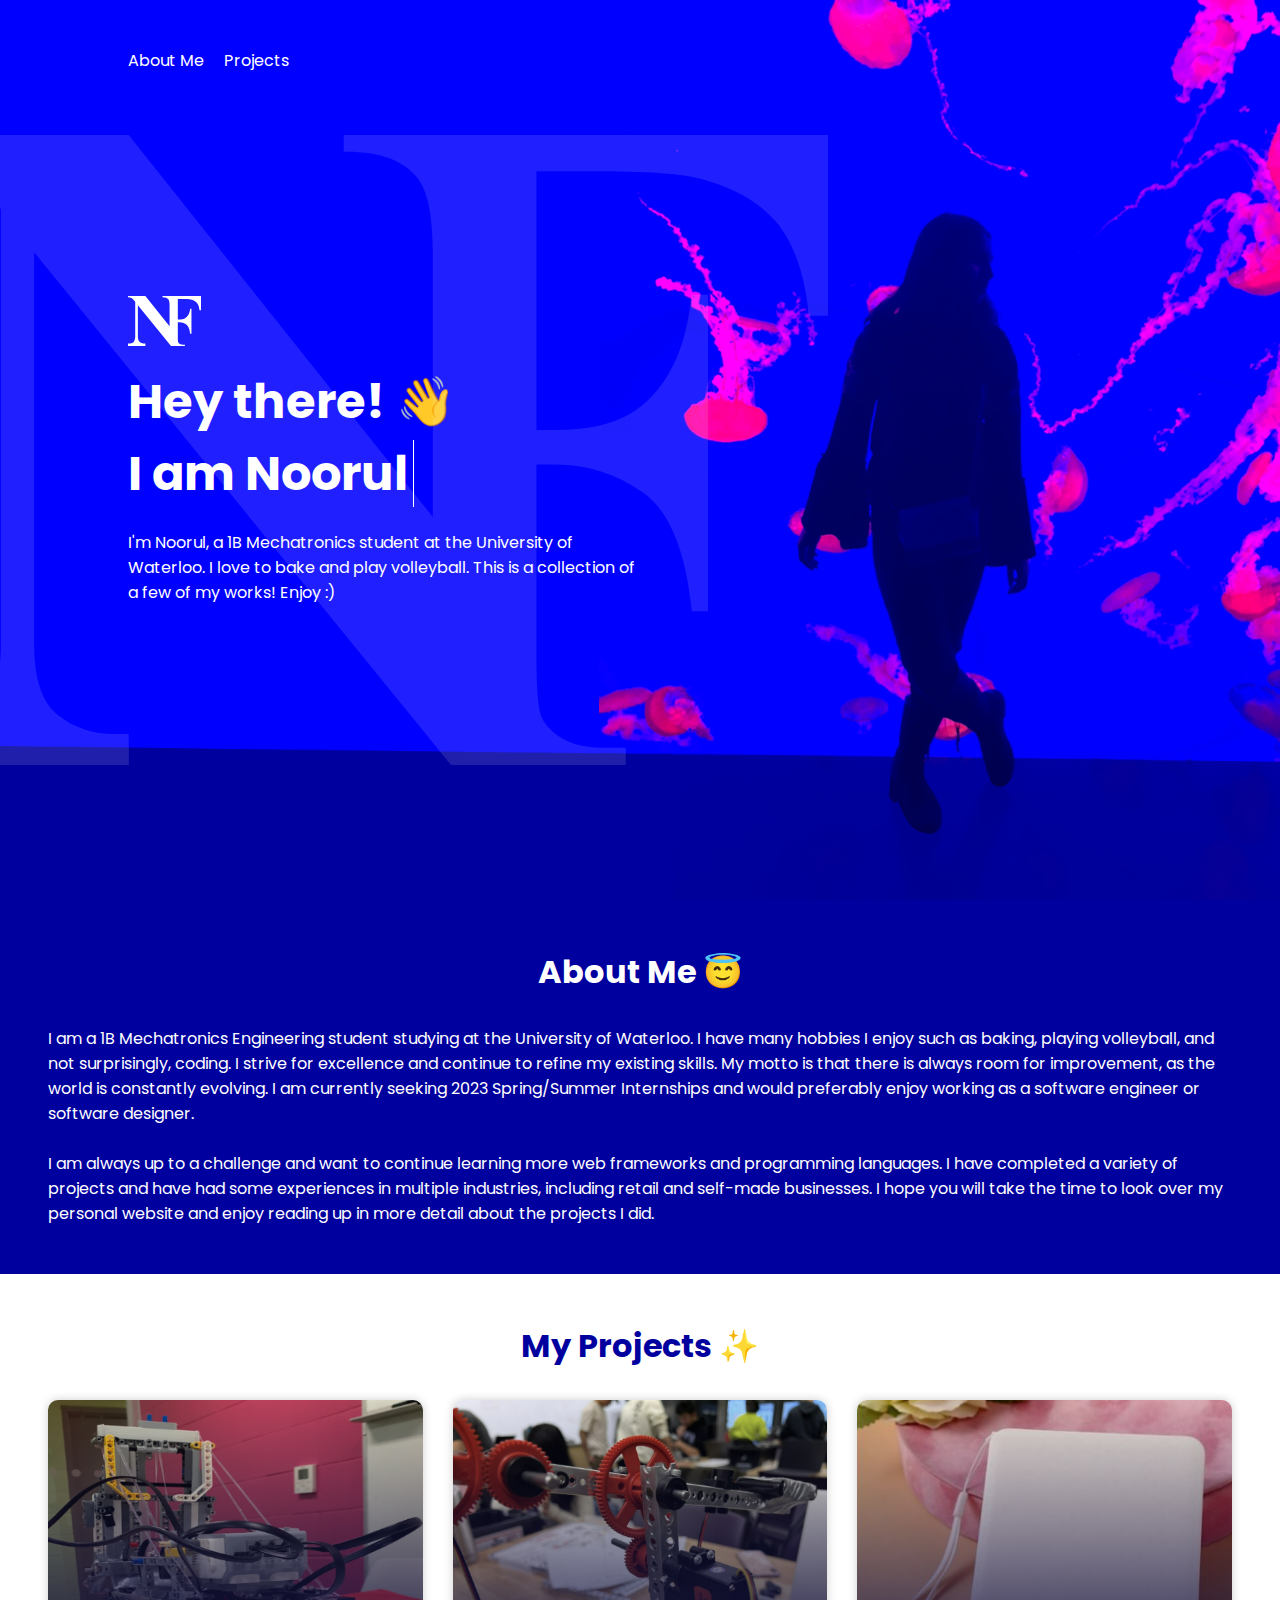
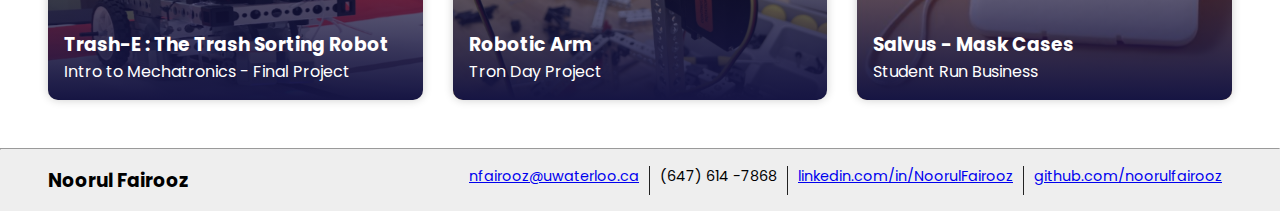
<file: index.html>
<!DOCTYPE html>
<html lang="en">

<head>
    <meta charset="UTF-8">
    <meta http-equiv="X-UA-Compatible" content="IE=edge">
    <meta name="viewport" content="width=device-width, initial-scale=1.0">
    <title>Noorul Fairooz</title>
    <link rel="preconnect" href="https://fonts.googleapis.com">
    <link rel="preconnect" href="https://fonts.gstatic.com" crossorigin>
    <link href="https://fonts.googleapis.com/css2?family=Poppins:wght@200;400;700&display=swap" rel="stylesheet">
    <link rel="stylesheet" href="style.css">
    <link rel="shortcut icon" href="Logo 2.svg" type="image/x-icon">

</head>

<body>
    <section class="header">
        <img src="Logo.svg" alt="Logo" class="logo-watermark">
        <img src="./Header.png" alt="header" class="header-img">
        <div class="nav">
            <a href="#about">About Me</a>
            <a href="#projects">Projects</a>
        </div>
        <div class="header-content">
            <img src="Logo.svg" alt="Logo" class="logo">
            <h1>Hey there! 👋<br> I am <a href="" class="typewrite" data-period="2000"
                    data-type='[ "Noorul Fairooz.", " a Coder.", " an Engineer.", " an optimist." , " an enthusiast." ]'>
                    <span class="wrap"></span></a></h1>
            <p>I'm Noorul, a 1B Mechatronics student at the University of Waterloo. I love to bake and play volleyball. This is
                a collection of a few of my works! Enjoy :)</p>
        </div>
    </section>
    <section id="about">
        <h1>About Me 😇</h1>
        <p>
            I am a 1B Mechatronics Engineering student studying at the University of Waterloo. I have many hobbies I enjoy such as baking, playing volleyball, and not surprisingly, coding. I strive for excellence and continue to refine my existing skills. My motto is that there is always room for improvement, as the world is constantly evolving. I am currently seeking 2023 Spring/Summer Internships and would preferably enjoy working as a software engineer or software designer. 
            <br><br>    
            I am always up to a challenge and want to continue learning more web frameworks and programming languages. I have completed a variety of projects and have had some experiences in multiple industries, including retail and self-made businesses. I hope you will take the time to look over my personal website and enjoy reading up in more detail about the projects I did. 

        </p>
    </section>
    <section class="projects" id="projects">
        <h1>My Projects ✨</h1>
        <div class="project-cards">
            <div class="project project1" onclick="window.location.href = 'Project 1.html'">
                <div class="project-overlay"></div>
                <h3>Trash-E : The Trash Sorting Robot</h3>
                <p>Intro to Mechatronics - Final Project</p>
            </div>
            <div class="project project2" onclick="window.location.href = 'Project 2.html'">
                <div class="project-overlay"></div>
                <h3>Robotic Arm</h3>
                <p>Tron Day Project</p>
            </div>
            <div class="project project3" onclick="window.location.href = 'Project 3.html'">
                <div class="project-overlay"></div>
                <h3>Salvus - Mask Cases</h3>
                <p>Student Run Business</p>
            </div>
        </div>
    </section>
    <hr>
    <section class="footer">
        <h3>Noorul Fairooz</h3>
        <div class="links">
            <a href="mailto:nfairooz@uwaterloo.ca">nfairooz@uwaterloo.ca</a>
            <a>(647) 614 -7868</a>
            <a href="https://linkedin.com/in/NoorulFairooz">linkedin.com/in/NoorulFairooz</a>
            <a href="https://github.com/noorulfairooz" class="last">github.com/noorulfairooz</a>
        </div>
    </section>
    <script>
        var TxtType = function(el, toRotate, period) {
        this.toRotate = toRotate;
        this.el = el;
        this.loopNum = 0;
        this.period = parseInt(period, 10) || 2000;
        this.txt = '';
        this.tick();
        this.isDeleting = false;
    };

    TxtType.prototype.tick = function() {
        var i = this.loopNum % this.toRotate.length;
        var fullTxt = this.toRotate[i];

        if (this.isDeleting) {
        this.txt = fullTxt.substring(0, this.txt.length - 1);
        } else {
        this.txt = fullTxt.substring(0, this.txt.length + 1);
        }

        this.el.innerHTML = '<span class="wrap">'+this.txt+'</span>';

        var that = this;
        var delta = 200 - Math.random() * 100;

        if (this.isDeleting) { delta /= 2; }

        if (!this.isDeleting && this.txt === fullTxt) {
        delta = this.period;
        this.isDeleting = true;
        } else if (this.isDeleting && this.txt === '') {
        this.isDeleting = false;
        this.loopNum++;
        delta = 500;
        }

        setTimeout(function() {
        that.tick();
        }, delta);
    };

    window.onload = function() {
        var elements = document.getElementsByClassName('typewrite');
        for (var i=0; i<elements.length; i++) {
            var toRotate = elements[i].getAttribute('data-type');
            var period = elements[i].getAttribute('data-period');
            if (toRotate) {
              new TxtType(elements[i], JSON.parse(toRotate), period);
            }
        }
        // INJECT CSS
        var css = document.createElement("style");
        css.type = "text/css";
        css.innerHTML = ".typewrite > .wrap { border-right: 0.04em solid #fff; padding-right: 5px;}";
        document.body.appendChild(css);
    };
    </script>
</body>

</html>
</file>
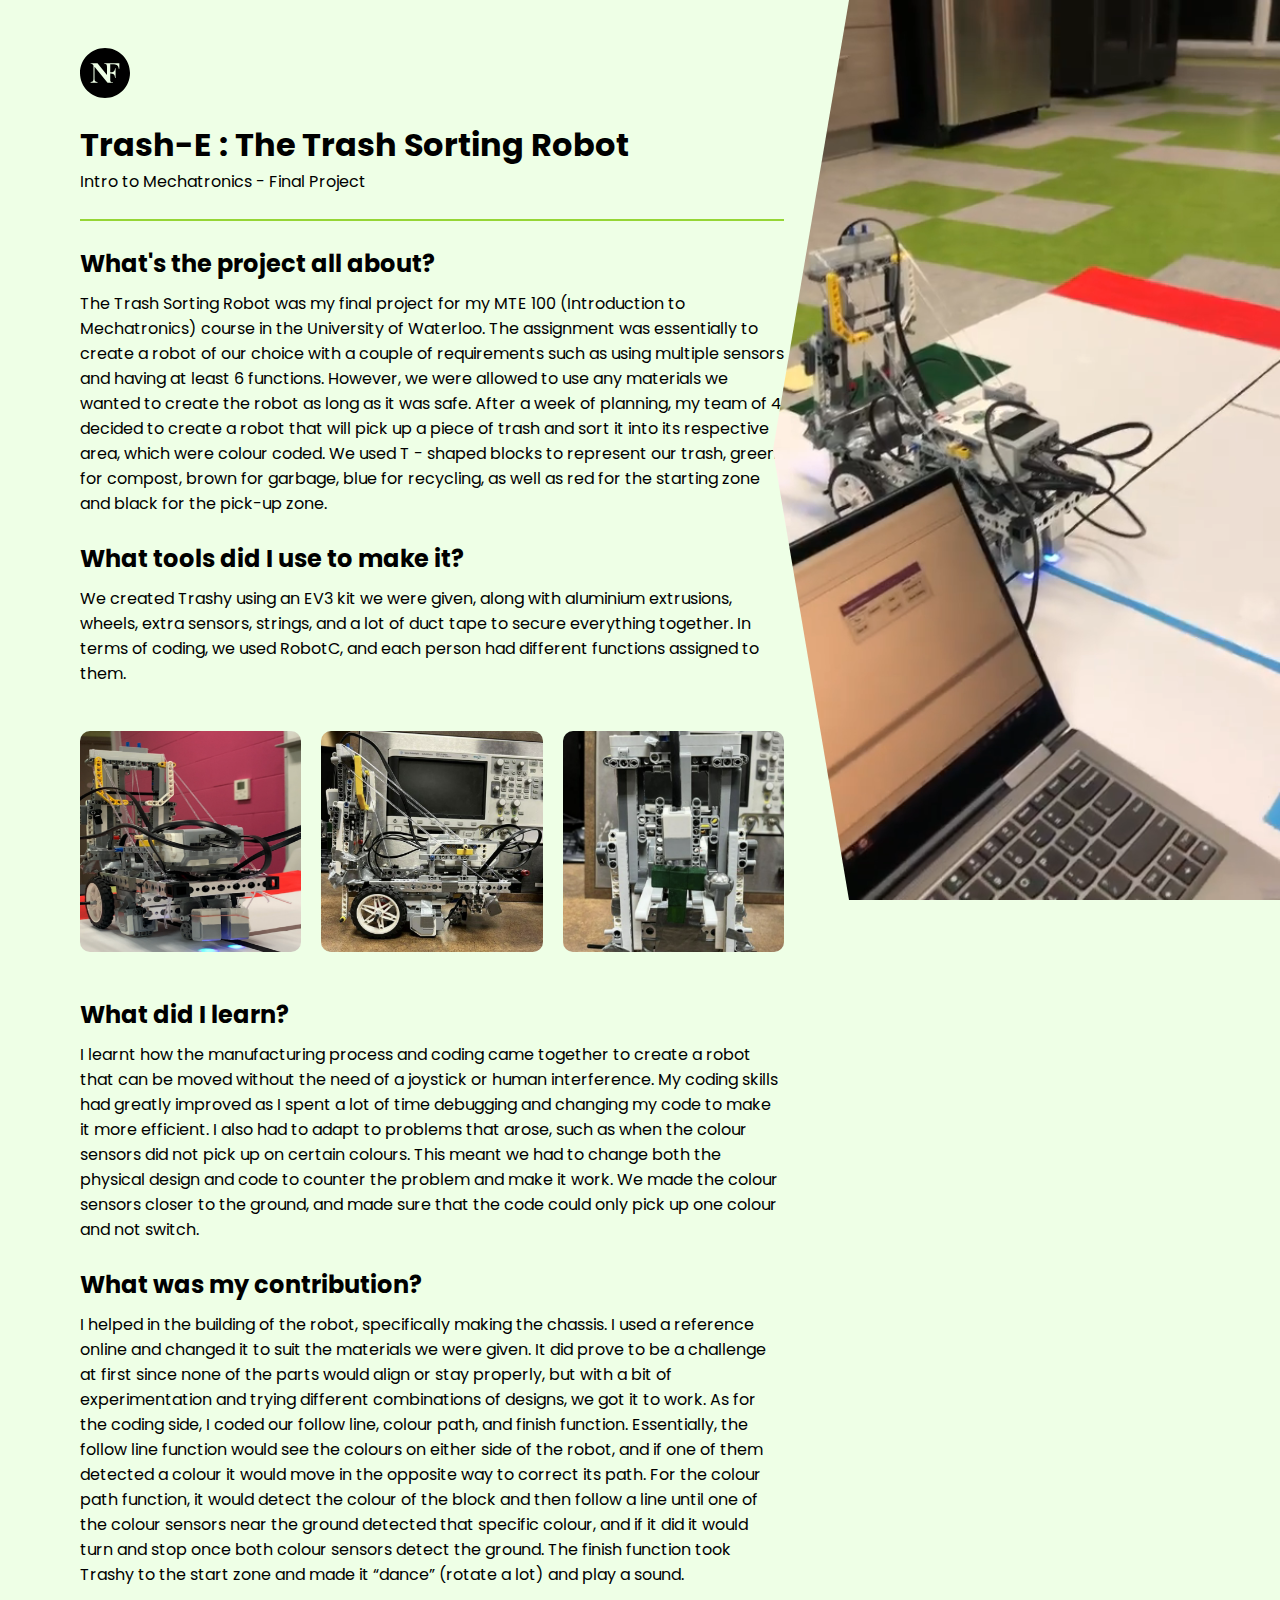
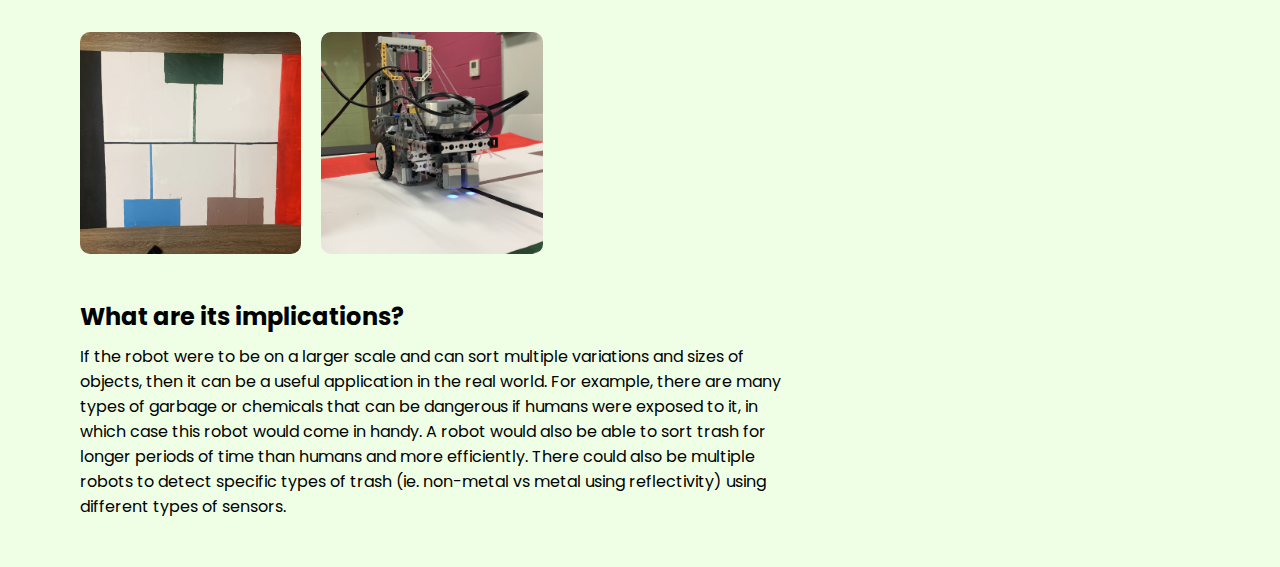
<file: Project 1.html>
<!DOCTYPE html>
<html lang="en">

<head>
    <meta charset="UTF-8">
    <meta http-equiv="X-UA-Compatible" content="IE=edge">
    <meta name="viewport" content="width=device-width, initial-scale=1.0">
    <title>Trash-E : The Trash Sorting Robot</title>
    <link rel="preconnect" href="https://fonts.googleapis.com">
    <link rel="preconnect" href="https://fonts.gstatic.com" crossorigin>
    <link href="https://fonts.googleapis.com/css2?family=Poppins:wght@200;400;700&display=swap" rel="stylesheet">
    <link rel="stylesheet" href="project.css">
    <link rel="shortcut icon" href="Logo 2.svg" type="image/x-icon">
</head>

<body class="green">
    <img src="Logo 2.svg" alt="Go to Home" class="home-logo" onclick="window.location.href = 'index.html'"
        title="Home page">

    <video src="./Project 1.MOV" autoplay muted loop></video>
    <div class="project">
        <br>
        <h1>Trash-E : The Trash Sorting Robot</h1>
        <p>Intro to Mechatronics - Final Project</p><br><hr class="green"><br>
        <div class="project-section">
            <div class="project-text">
                <h2>What's the project all about?</h2>
                <p>The Trash Sorting Robot was my final project for my MTE 100 (Introduction to Mechatronics)
                    course
                    in
                    the University of Waterloo. The assignment was essentially to create a robot of our choice
                    with
                    a
                    couple of requirements such as using multiple sensors and having at least 6 functions.
                    However,
                    we
                    were allowed to use any materials we wanted to create the robot as long as it was safe.
                    After a
                    week
                    of planning, my team of 4 decided to create a robot that will pick up a piece of trash and
                    sort
                    it
                    into its respective area, which were colour coded. We used T - shaped blocks to represent
                    our
                    trash,
                    green for compost, brown for garbage, blue for recycling, as well as red for the starting
                    zone
                    and
                    black for the pick-up zone. </p>
            </div>
        </div>
        <br><div class="project-section">
            <div class="project-text">
                <h2>What tools did I use to make it?</h2>
                <p>We created Trashy using an EV3 kit we were given, along with aluminium extrusions, wheels,
                    extra
                    sensors, strings, and a lot of duct tape to secure everything together. In terms of coding,
                    we
                    used RobotC, and each person had different functions assigned to them.</p>
            </div>
        </div>
        <br>
        <div class="project-selection image-grid three-column">
            <img src="./Project 1.png" alt="">
            <img src="./Project 1 - 2.png" alt="">
            <img src="./Project 1 - 3.png" alt="">
        </div>
        <br><div class="project-section">
            <div class="project-text">
                <h2>What did I learn?</h2>
                <p>I learnt how the manufacturing process and coding came together to create a robot that can be moved
                    without the need of a joystick or human interference. My coding skills had greatly improved as I
                    spent a lot of time debugging and changing my code to make it more efficient. I also had to adapt to
                    problems that arose, such as when the colour sensors did not pick up on certain colours. This meant
                    we had to change both the physical design and code to counter the problem and make it work. We made
                    the colour sensors closer to the ground, and made sure that the code could only pick up one colour
                    and not switch.</p>
            </div>
        </div>
        <br><div class="project-section">
            <div class="project-text">
                <h2>What was my contribution?</h2>
                <p>I helped in the building of the robot, specifically making the chassis. I used a reference online and
                    changed it to suit the materials we were given. It did prove to be a challenge at first since none
                    of the parts would align or stay properly, but with a bit of experimentation and trying different
                    combinations of designs, we got it to work. As for the coding side, I coded our follow line, colour
                    path, and finish function. Essentially, the follow line function would see the colours on either
                    side of the robot, and if one of them detected a colour it would move in the opposite way to correct
                    its path. For the colour path function, it would detect the colour of the block and then follow a
                    line until one of the colour sensors near the ground detected that specific colour, and if it did it
                    would turn and stop once both colour sensors detect the ground. The finish function took Trashy to
                    the start zone and made it “dance” (rotate a lot) and play a sound.</p>
            </div>
        </div>
        <br>
        <div class="project-selection image-grid three-column">
            <img src="./Project 1 - 4.jpeg" alt="">
            <img src="./Project 1 - 5.jpeg" alt="">
        </div>
        <br><div class="project-section">
            <div class="project-text">
                <h2>What are its implications?</h2>
                <p>If the robot were to be on a larger scale and can sort multiple variations and sizes of objects, then
                    it can be a useful application in the real world. For example, there are many types of garbage or
                    chemicals that can be dangerous if humans were exposed to it, in which case this robot would come in
                    handy. A robot would also be able to sort trash for longer periods of time than humans and more
                    efficiently. There could also be multiple robots to detect specific types of trash (ie. non-metal vs
                    metal using reflectivity) using different types of sensors.</p>
            </div>
        </div>
    </div>
</body>

</html>
</file>
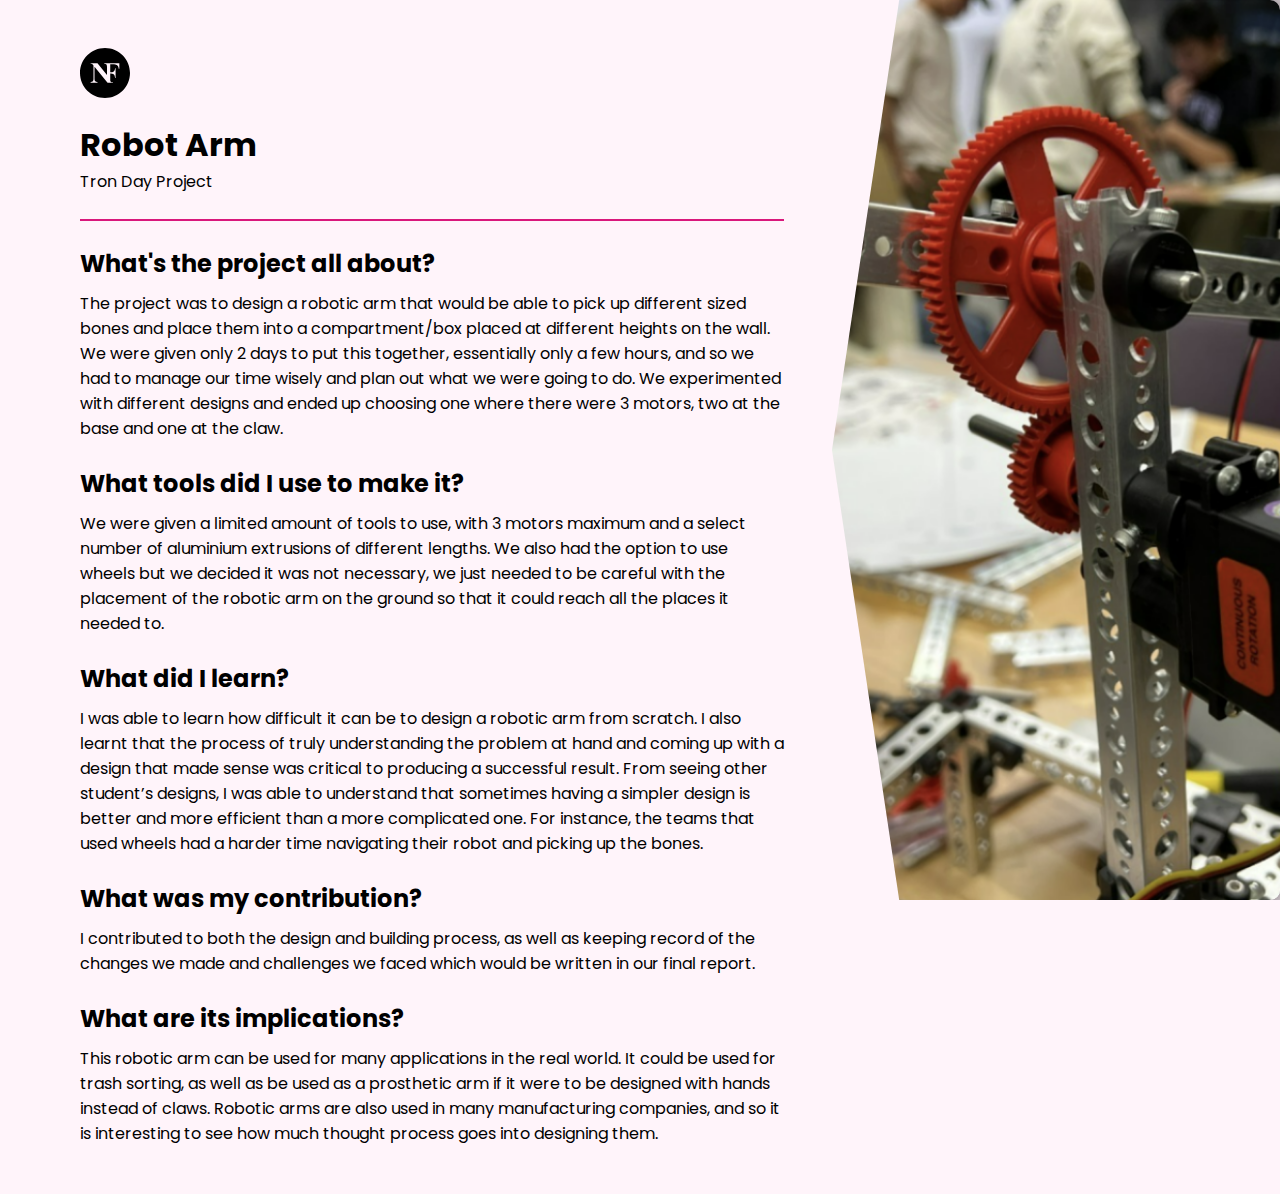
<file: Project 2.html>
<!DOCTYPE html>
<html lang="en">

<head>
    <meta charset="UTF-8">
    <meta http-equiv="X-UA-Compatible" content="IE=edge">
    <meta name="viewport" content="width=device-width, initial-scale=1.0">
    <title>Robot Arm</title>
    <link rel="preconnect" href="https://fonts.googleapis.com">
    <link rel="preconnect" href="https://fonts.gstatic.com" crossorigin>
    <link href="https://fonts.googleapis.com/css2?family=Poppins:wght@200;400;700&display=swap" rel="stylesheet">
    <link rel="stylesheet" href="project.css">
    <link rel="shortcut icon" href="Logo 2.svg" type="image/x-icon">
</head>

<body class="pink">
    <img src="Logo 2.svg" alt="Go to Home" class="home-logo" onclick="window.location.href = 'index.html'"
        title="Home page">
    <img src="./Project 2.png" alt="" class="right">
    <div class="project">
        <br>
        <h1>Robot Arm</h1>
        <p>Tron Day Project</p><br><hr class="pink"><br>
        <div class="project-section">
            <div class="project-text">
                <h2>What's the project all about?</h2>
                <p>
                    The project was to design a robotic arm that would be able to pick up different sized bones and place them into a compartment/box placed at different heights on the wall. We were given only 2 days to put this together, essentially only a few hours, and so we had to manage our time wisely and plan out what we were going to do. We experimented with different designs and ended up choosing one where there were 3 motors, two at the base and one at the claw. 
                    </p>
            </div>
        </div>
        <br><div class="project-section">
            <div class="project-text">
                <h2>What tools did I use to make it?</h2>
                <p>We were given a limited amount of tools to use, with 3 motors maximum and a select number of aluminium extrusions of different lengths. We also had the option to use wheels but we decided it was not necessary, we just needed to be careful with the placement of the robotic arm on the ground so that it could reach all the places it needed to. </p>
            </div>
        </div>
        
        <br><div class="project-section">
            <div class="project-text">
                <h2>What did I learn?</h2>
                <p>I was able to learn how difficult it can be to design a robotic arm from scratch. I also learnt that the process of truly understanding the problem at hand and coming up with a design that made sense was critical to producing a successful result. From seeing other student’s designs, I was able to understand that sometimes having a simpler design is better and more efficient than a more complicated one. For instance, the teams that used wheels had a harder time navigating their robot and picking up the bones. </p>
            </div>
        </div>
        <br><div class="project-section">
            <div class="project-text">
                <h2>What was my contribution?</h2>
                <p>I contributed to both the design and building process, as well as keeping record of the changes we made and challenges we faced which would be written in our final report.</p>
            </div>
        </div>

        <br><div class="project-section">
            <div class="project-text">
                <h2>What are its implications?</h2>
                <p>This robotic arm can be used for many applications in the real world. It could be used for trash sorting, as well as be used as a prosthetic arm if it were to be designed with hands instead of claws. Robotic arms are also used in many manufacturing companies, and so it is interesting to see how much thought process goes into designing them.</p>
            </div>
        </div>
    </div>
</body>

</html>
</file>
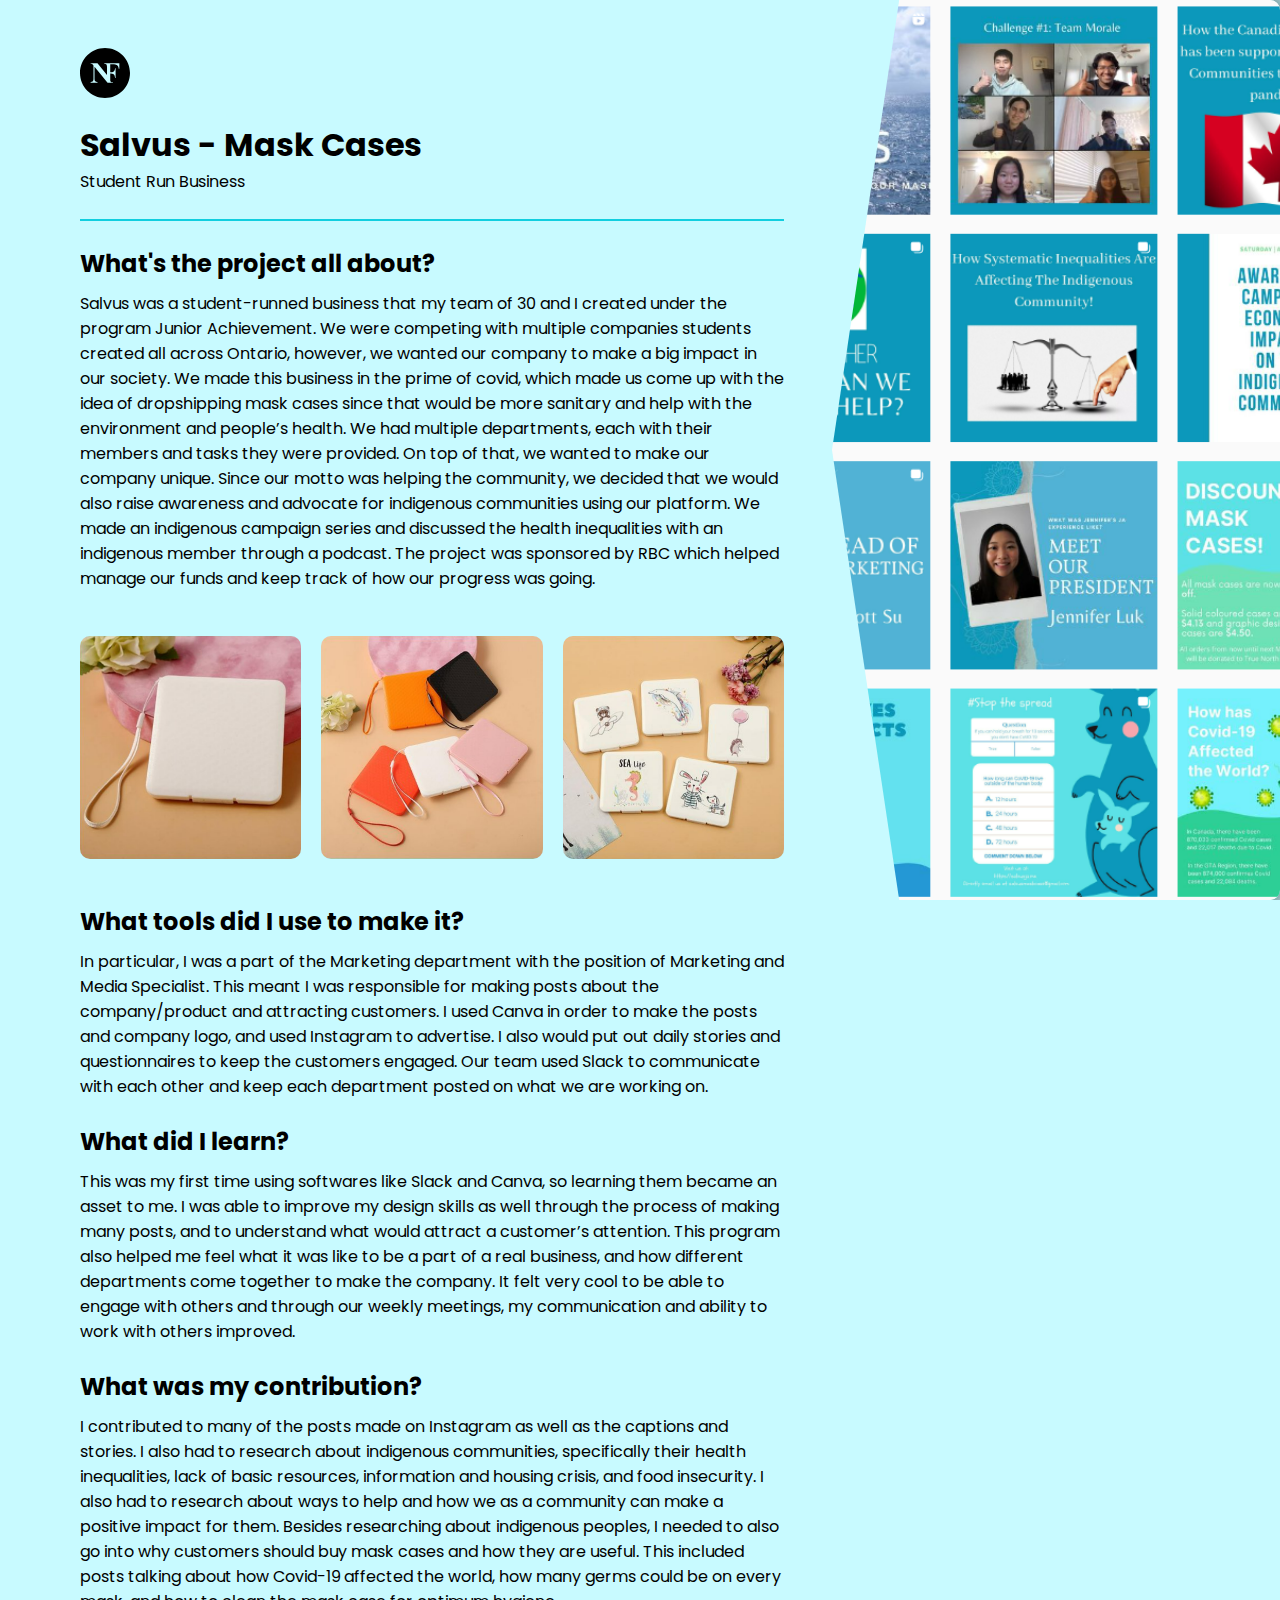
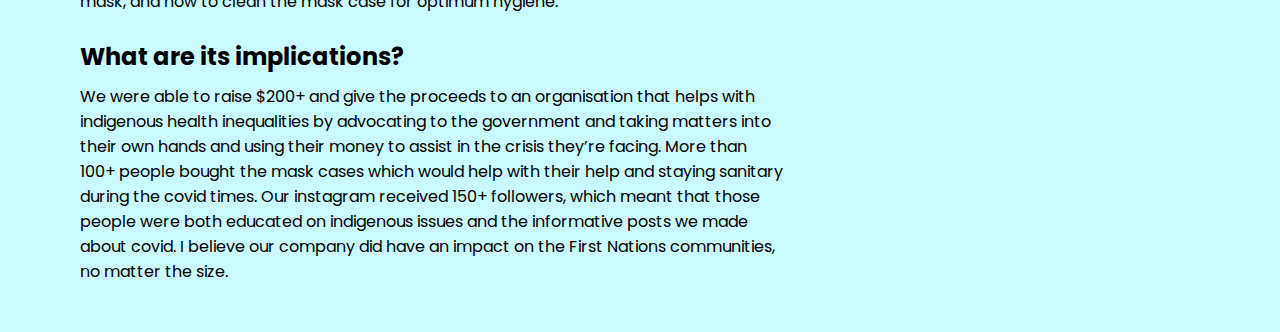
<file: Project 3.html>
<!DOCTYPE html>
<html lang="en">

<head>
    <meta charset="UTF-8">
    <meta http-equiv="X-UA-Compatible" content="IE=edge">
    <meta name="viewport" content="width=device-width, initial-scale=1.0">
    <title>Robot Arm</title>
    <link rel="preconnect" href="https://fonts.googleapis.com">
    <link rel="preconnect" href="https://fonts.gstatic.com" crossorigin>
    <link href="https://fonts.googleapis.com/css2?family=Poppins:wght@200;400;700&display=swap" rel="stylesheet">
    <link rel="stylesheet" href="project.css">
    <link rel="shortcut icon" href="Logo 2.svg" type="image/x-icon">
</head>

<body class="blue">
    <img src="Logo 2.svg" alt="Go to Home" class="home-logo" onclick="window.location.href = 'index.html'"
        title="Home page">
    <img src="./Project 3 - 2.png" alt="" class="right">
    <div class="project">
        <br>
        <h1>
            Salvus - Mask Cases</h1>
        <p>Student Run Business</p><br><hr class="blue"><br>
        <div class="project-section">
            <div class="project-text">
                <h2>What's the project all about?</h2>
                <p>Salvus was a student-runned business that my team of 30 and I created under the program Junior Achievement. We were competing with multiple companies students created all across Ontario, however, we wanted our company to make a big impact in our society. We made this business in the prime of covid, which made us come up with the idea of dropshipping mask cases since that would be more sanitary and help with the environment and people’s health. We had multiple departments, each with their members and tasks they were provided.  On top of that, we wanted to make our company unique. Since our motto was helping the community, we decided that we would also raise awareness and advocate for indigenous communities using our platform. We made an indigenous campaign series and discussed the health inequalities with an indigenous member through a podcast. The project was sponsored by RBC which helped manage our funds and keep track of how our progress was going.</p>
            </div>
        </div>
        <br>
        <div class="project-selection image-grid three-column">
            <img src="./Project 3.png" alt="">
            <img src="./Project 3 - 3.png" alt="">
            <img src="./Project 3 - 4.png" alt="">
        </div>
        <br><div class="project-section">
            <div class="project-text">
                <h2>What tools did I use to make it?</h2>
                <p>In particular, I was a part of the Marketing department with the position of Marketing and Media Specialist. This meant I was responsible for making posts about the company/product and attracting customers. I used Canva in order to make the posts and company logo, and used Instagram to advertise. I also would put out daily stories and questionnaires to keep the customers engaged. Our team used Slack to communicate with each other and keep each department posted on what we are working on. </p>
            </div>
        </div>
        <br><div class="project-section">
            <div class="project-text">
                <h2>What did I learn?</h2>
                <p>This was my first time using softwares like Slack and Canva, so learning them became an asset to me. I was able to improve my design skills as well through the process of making many posts, and to understand what would attract a customer’s attention. This program also helped me feel what it was like to be a part of a real business, and how different departments come together to make the company. It felt very cool to be able to engage with others and through our weekly meetings, my communication and ability to work with others improved.</p>
            </div>
        </div>
        <br><div class="project-section">
            <div class="project-text">
                <h2>What was my contribution?</h2>
                <p>I contributed to many of the posts made on Instagram as well as the captions and stories. I also had to research about indigenous communities, specifically their health inequalities, lack of basic resources, information and housing crisis, and food insecurity. I also had to research about ways to help and how we as a community can make a positive impact for them. Besides researching about indigenous peoples, I needed to also go into why customers should buy mask cases and how they are useful. This included posts talking about how Covid-19 affected the world, how many germs could be on every mask, and how to clean the mask case for optimum hygiene.</p>
            </div>
        </div>

        <br><div class="project-section">
            <div class="project-text">
                <h2>What are its implications?</h2>
                <p>We were able to raise $200+ and give the proceeds to an organisation that helps with indigenous health inequalities by advocating to the government and taking matters into their own hands and using their money to assist in the crisis they’re facing. More than 100+ people bought the mask cases which would help with their help and staying sanitary during the covid times. Our instagram received 150+ followers, which meant that those people were both educated on indigenous issues and the informative posts we made about covid. I believe our company did have an impact on the First Nations communities, no matter the size.</p>
            </div>
        </div>
    </div>
</body>

</html>
</file>
<file: style.css>
* {
    margin: 0;
    padding: 0;
    box-sizing: border-box;
    transition: 0.3s;
    font-family: 'Poppins', sans-serif;
}

*, html {
    scroll-behavior: smooth !important;
}

html{
    overflow-x: hidden;
}

.logo-watermark{
    position: absolute;
    height: 70vh;
    left: -7%;
    top: 15%;
    z-index: 0;
    opacity: 12%;
}

.logo{
    height: 50px;
    width: fit-content;
}

.header-content {
    padding: 8rem;
    color: white;
    display: flex;
    flex-direction: column;
    justify-content: center;
    align-items: left;
    height: 100%;
    gap: 20px;
}

.header-content > p{
    width: 50%;
}

.nav{
    position: absolute;
    top: 3rem;
    left: 8rem;
}

.nav > a{
    text-decoration: none;
    color: white;
    margin-right: 1rem;
}

section h1{
    font-size: 2rem;
}

.header {
    position: relative;
    height: 100vh;
}

.header h1 {
    font-size: 3rem;
}

.header-img {
    height: 100vh;
    width: 100%;
    object-fit: cover;
    object-position: right;
    position: absolute;
    z-index: -1;
}

#about {
    background: #00009F;
    color: white;
    padding: 3rem;
}

#about>h1 {
    text-align: center;
    font-size: 2rem;
    margin-bottom: 30px;
}

.projects {
    background: #fff;
    color: #00009F;
    padding: 3rem;
}

.projects>h1 {
    text-align: center;
    font-size: 2rem;
    margin-bottom: 30px;
}

.project-cards {
    display: grid;
    grid-template-columns: 1fr 1fr 1fr;
    grid-gap: 30px;
}

.project1 {
    background: url("./Project\ 1.png");
}

.project2 {
    background: url("./Project\ 2.png");
}

.project3 {
    background: url("./Project\ 3.png");
}

.project {
    height: 300px;
    color: white;
    padding: 1rem;
    display: flex;
    flex-direction: column;
    align-items: right;
    justify-content: end;
    border-radius: 10px;
    position: relative;
    overflow: hidden;
    box-shadow: #00000033 0 0 10px;
    background-position: center;
    background-size: cover;
    cursor: pointer;
}

.project>* {
    z-index: 1;
}

.project:hover {
    transform: scale(1.1);
}

.project-overlay {
    background: linear-gradient(0deg, #161543, #ffffff00);
    height: 100%;
    width: 100%;
    position: absolute;
    top: 0;
    left: 0;
    z-index: 0;

}

.typewrite{
    text-decoration: none;
    color: #fff;
}

.footer{
    padding: 1rem 3rem;
    display: flex;
    justify-content: space-between;
    background-color: #eee;
}

.footer .links {
    display: flex;
}

.footer .links a{
    font-size: 90%;
    padding: 0 10px;
    border-right: 1px solid #222;
    margin: 0;
}

.footer .links a.last{
    border: none;
}
</file>
<file: project.css>
* {
    margin: 0;
    padding: 0;
    box-sizing: border-box;
    transition: 0.3s;
    font-family: 'Poppins', sans-serif;
}

*, html {
    scroll-behavior: smooth !important;
}

body{
    padding: 3rem 5rem;
}

body.green{
    background-color: rgb(238, 255, 230);
}

hr{
    border: none;
}

hr.green{
    border-top: 2px solid rgb(149, 214, 53);
}

body.pink{
    background-color: rgb(255, 244, 250);
}

hr.pink{
    border-top: 2px solid rgb(217, 23, 123);
}
body.blue{
    background-color: #c8faff;
}

hr.blue{
    border-top: 2px solid #12cedf;

}

.project{
    width: 55vw;
}

.center-align{
    text-align: center;
}

video{
    /* border-radius: 10px 0 0 10px; */
    height: 100vh;
    position: fixed;
    right: 0;
    top: 0vh;
    clip-path: polygon(15% 0, 100% 0%, 100% 100%, 15% 100%, 0% 50%);
    box-shadow: 0px 0px 40px #000000;
}
img.right{
    /* border-radius: 10px 0 0 10px; */
    height: 100vh;
    width: 35vw;
    object-fit: cover;
    position: fixed;
    right: 0;
    top: 0vh;
    clip-path: polygon(15% 0, 100% 0%, 100% 100%, 15% 100%, 0% 50%);
    box-shadow: 0px 0px 40px #000000;
}

.home-logo{
    position: absolute;
    height: 50px;
    cursor: pointer;
}

.home-logo:hover{
    transform: scale(1.2);
}

.project{
    margin-top: 3rem;
}

h2{
    margin-bottom: 10px;
}

.image-grid{
    display: grid;
    grid-gap: 20px;
    margin: 20px 0;
}

.three-column{
    grid-template-columns: 1fr 1fr 1fr;
}

.two-column{
    grid-template-columns: 1fr 1fr;
}

img{
    max-width: 100%;
    height: 100%;
    border-radius: 10px;
    object-fit: cover;
}

.image-grid > img:hover{
    transform: scale(1.1);
}
</file>
